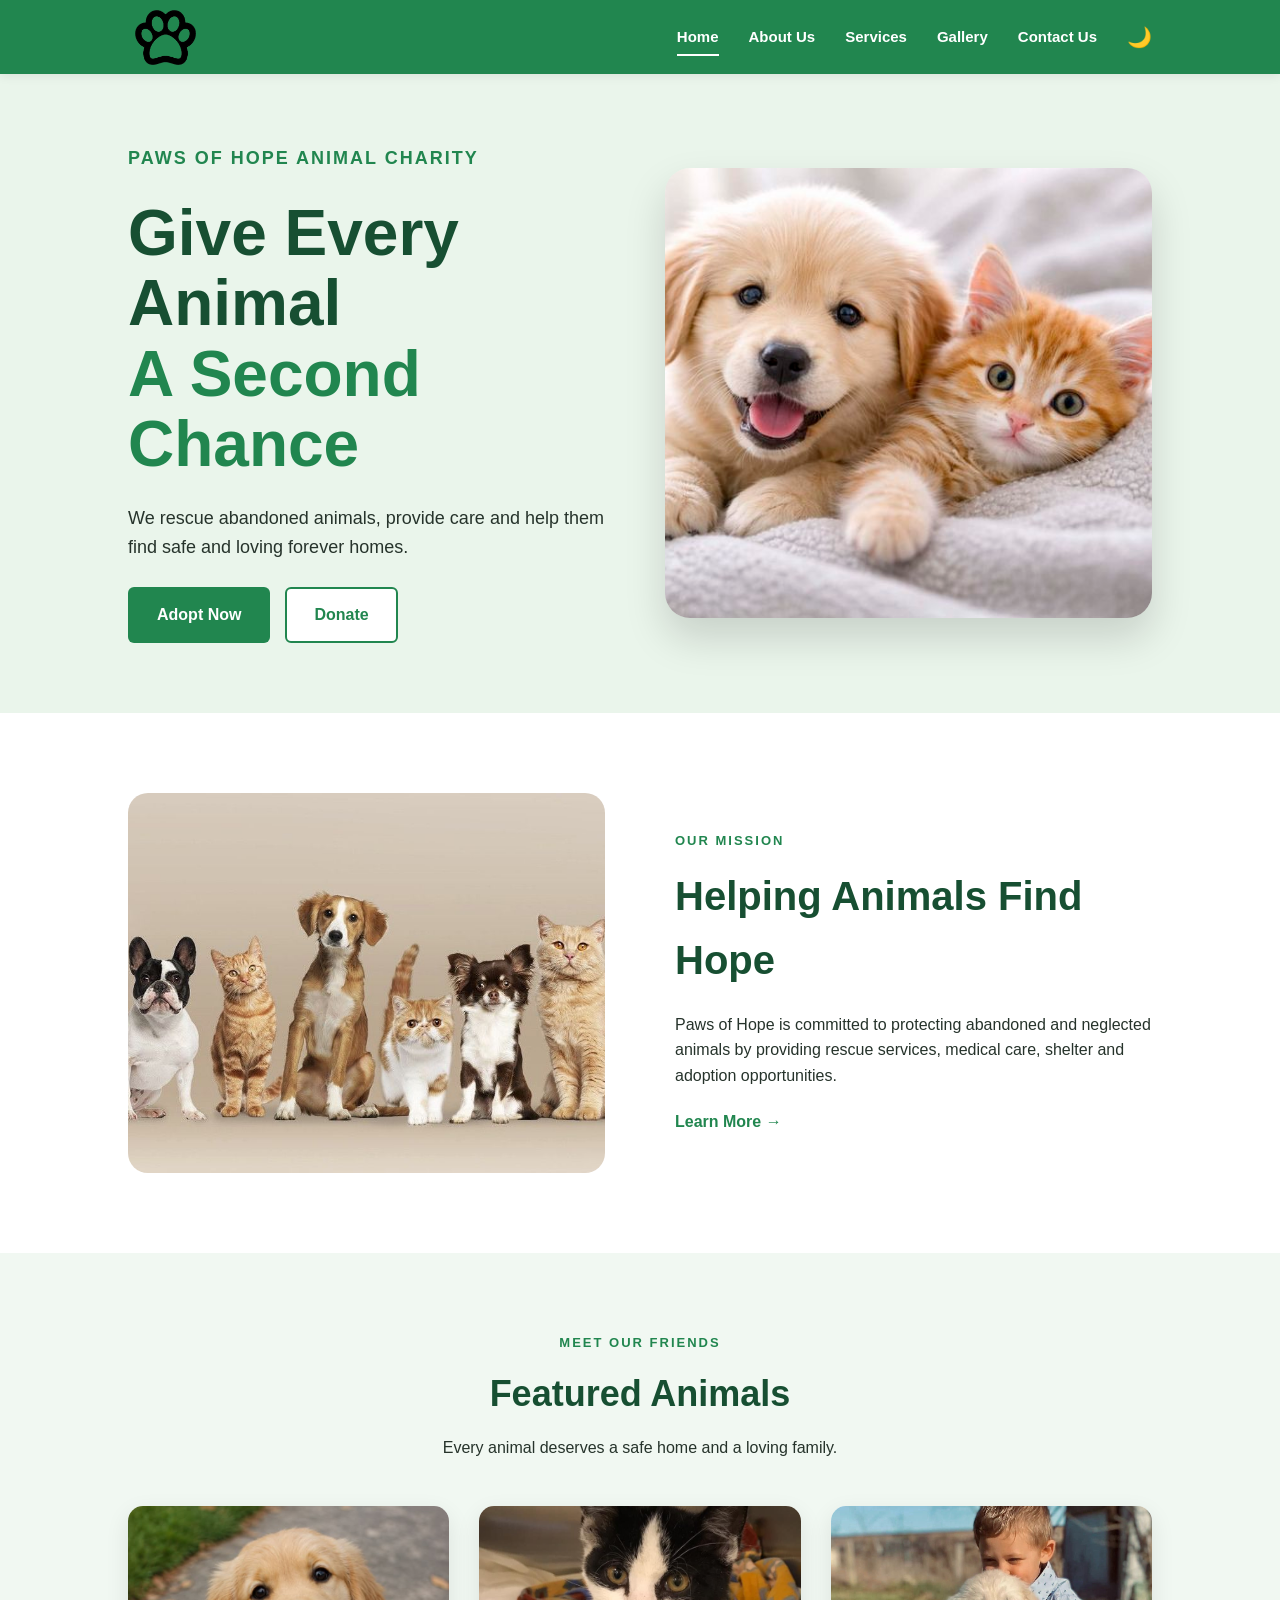
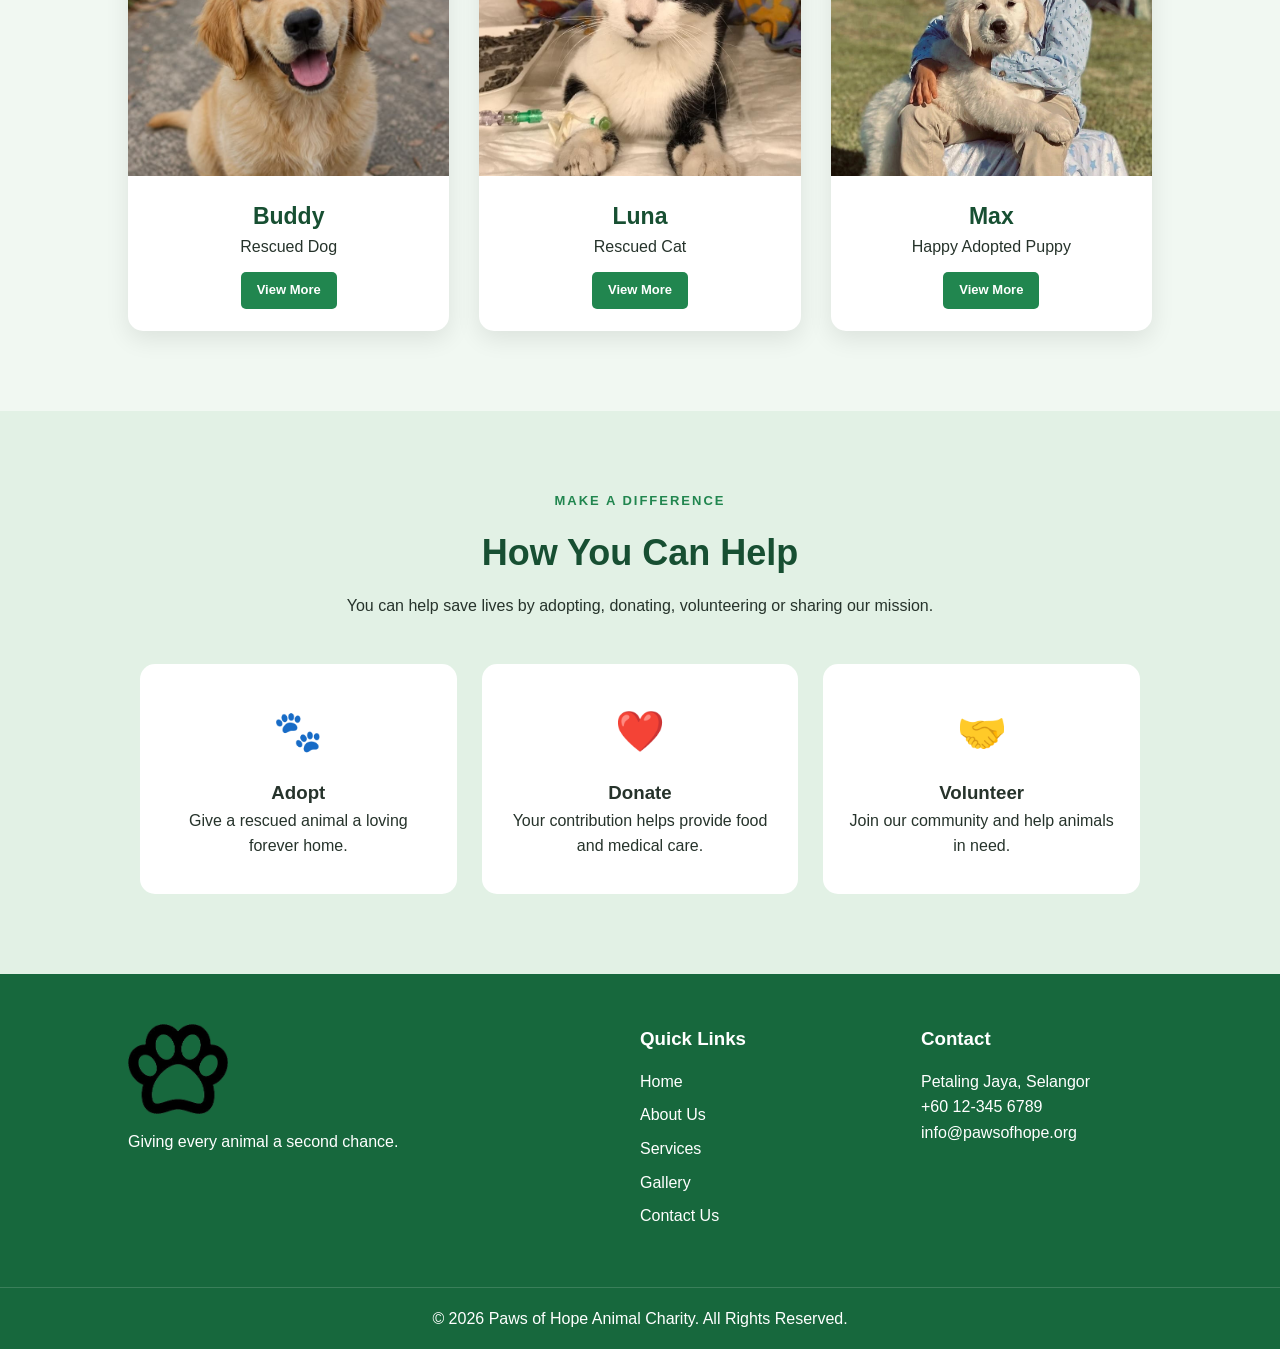
<file: index.html>
<!DOCTYPE html>
<html lang="en">
  <head>
    <meta charset="UTF-8">
    <meta name="viewport" content="width=device-width, initial-scale=1.0">
	<title>Paws of Hope | Animal Charity</title>
	<meta name="description"
      content="Paws of Hope is an animal charity dedicated to rescuing, caring for and rehoming animals.">
	<meta name="keywords"
      content="animal charity, animal rescue, pet adoption, donation, volunteer">
	<link rel="stylesheet" href="style.css">
    <script src="script.js" defer></script>
  </head>
  <body>
    <header class="header">
	  <a href="index.html" class="logo">
        <img src="images/logo.png" alt="Paws of Hope logo">
      </a>
	<button class="menu-toggle" id="menuToggle"
	              aria-label="Open navigation menu">
        ☰
    </button>
	  <nav id="mainNav">
        <a href="index.html" class="active">Home</a>
        <a href="about.html">About Us</a>
        <a href="services.html">Services</a>
        <a href="gallery.html">Gallery</a>
        <a href="contact.html">Contact Us</a>
    <button id="themeToggle" class="theme-button" aria-label="Toggle dark mode">🌙</button>
    </nav>
	</header>
    <main>
      <section class="hero">
        <div class="hero-content">
        <p class="small-title">PAWS OF HOPE ANIMAL CHARITY</p>
          <h1>
            Give Every Animal
            <span>A Second Chance</span>
          </h1>
        <p>
            We rescue abandoned animals, provide care and help them
            find safe and loving forever homes.
        </p>
        <div class="hero-buttons">
        <a href="services.html" class="btn primary">
                Adopt Now
        </a>
        <a href="pages/contact.html" class="btn secondary">
                Donate
        </a>
        </div>
        </div>
        <div class="hero-image">
        <img src="images/hero.jpg"
             alt="Rescued dog and cat sitting together">
        </div>
      </section>
      <section class="mission section">
        <div class="mission-image">
        <img src="images/mission.jpg"
             alt="Rescued animal receiving care">
        </div>
        <div class="mission-text">
        <p class="section-label">OUR MISSION</p>
        <h2>Helping Animals Find Hope</h2>
        <p>
            Paws of Hope is committed to protecting abandoned and
            neglected animals by providing rescue services, medical
            care, shelter and adoption opportunities.
        </p>
        <a href="about.html" class="text-button">
            Learn More →
        </a>
        </div>
      </section>
      <section class="section">
        <div class="section-heading">
        <p class="section-label">MEET OUR FRIENDS</p>
        <h2>Featured Animals</h2>
        <p>
           Every animal deserves a safe home and a loving family.
        </p>
        </div>
        <div class="animal-grid">
        <article class="animal-card">
          <img src="images/dog1.jpg"
            alt="Buddy, a rescued dog">
        <div class="animal-info">
          <h3>Buddy</h3>
          <p>Rescued Dog</p>
          <a href="services.html" class="small-btn">
                   View More
          </a>
        </div>
        </article>
        <article class="animal-card">
        <img src="images/cat1.jpg"
             alt="Luna, a rescued cat">
        <div class="animal-info">
                <h3>Luna</h3>
        <p>Rescued Cat</p>
        <a href="services.html" class="small-btn">
                 View More
        </a>
        </div>
        </article>
        <article class="animal-card">
        <img src="images/dog2.jpg"
        alt="Max, a happy adopted puppy">
        <div class="animal-info">
          <h3>Max</h3>
          <p>Happy Adopted Puppy</p>
          <a href="services.html" class="small-btn">View More</a>
        </div>
        </article>
        </div>
      </section>
      <section class="help-section">
        <div class="section-heading">
        <p class="section-label">MAKE A DIFFERENCE</p>
        <h2>How You Can Help</h2>
        <p>
          You can help save lives by adopting, donating,
          volunteering or sharing our mission.
        </p>
        </div>
        <div class="help-grid">
        <div class="help-card">
        <div class="help-icon">🐾</div>
          <h3>Adopt</h3>
          <p>Give a rescued animal a loving forever home.</p>
        </div>
        <div class="help-card">
          <div class="help-icon">❤️</div>
          <h3>Donate</h3>
          <p>Your contribution helps provide food and medical care.</p>
        </div>
        <div class="help-card">
          <div class="help-icon">🤝</div>
          <h3>Volunteer</h3>
          <p>Join our community and help animals in need.</p>
        </div>
        </div>
      </section>
      </main>
      <footer>
        <div class="footer-content">
        <div>
          <img src="images/logo.png"
            alt="Paws of Hope logo"
            class="footer-logo">
          <p>Giving every animal a second chance.</p>
        </div>
        <div>
          <h3>Quick Links</h3>
            <a hef="index.html">Home</a>
            <a href="about.html">About Us</a>
            <a href="services.html">Services</a>
            <a href="gallery.html">Gallery</a>
            <a href="contact.html">Contact Us</a>
        </div>
        <div>
          <h3>Contact</h3>
            <p>Petaling Jaya, Selangor</p>
            <p>+60 12-345 6789</p>
            <p>info@pawsofhope.org</p>
        </div>
        </div>
        <div class="copyright">
          © 2026 Paws of Hope Animal Charity. All Rights Reserved.
        </div>
      </footer>
    <button id="backTop" class="back-top" aria-label="Back to top">
    ↑</button>
  </body>
</html>
</file>
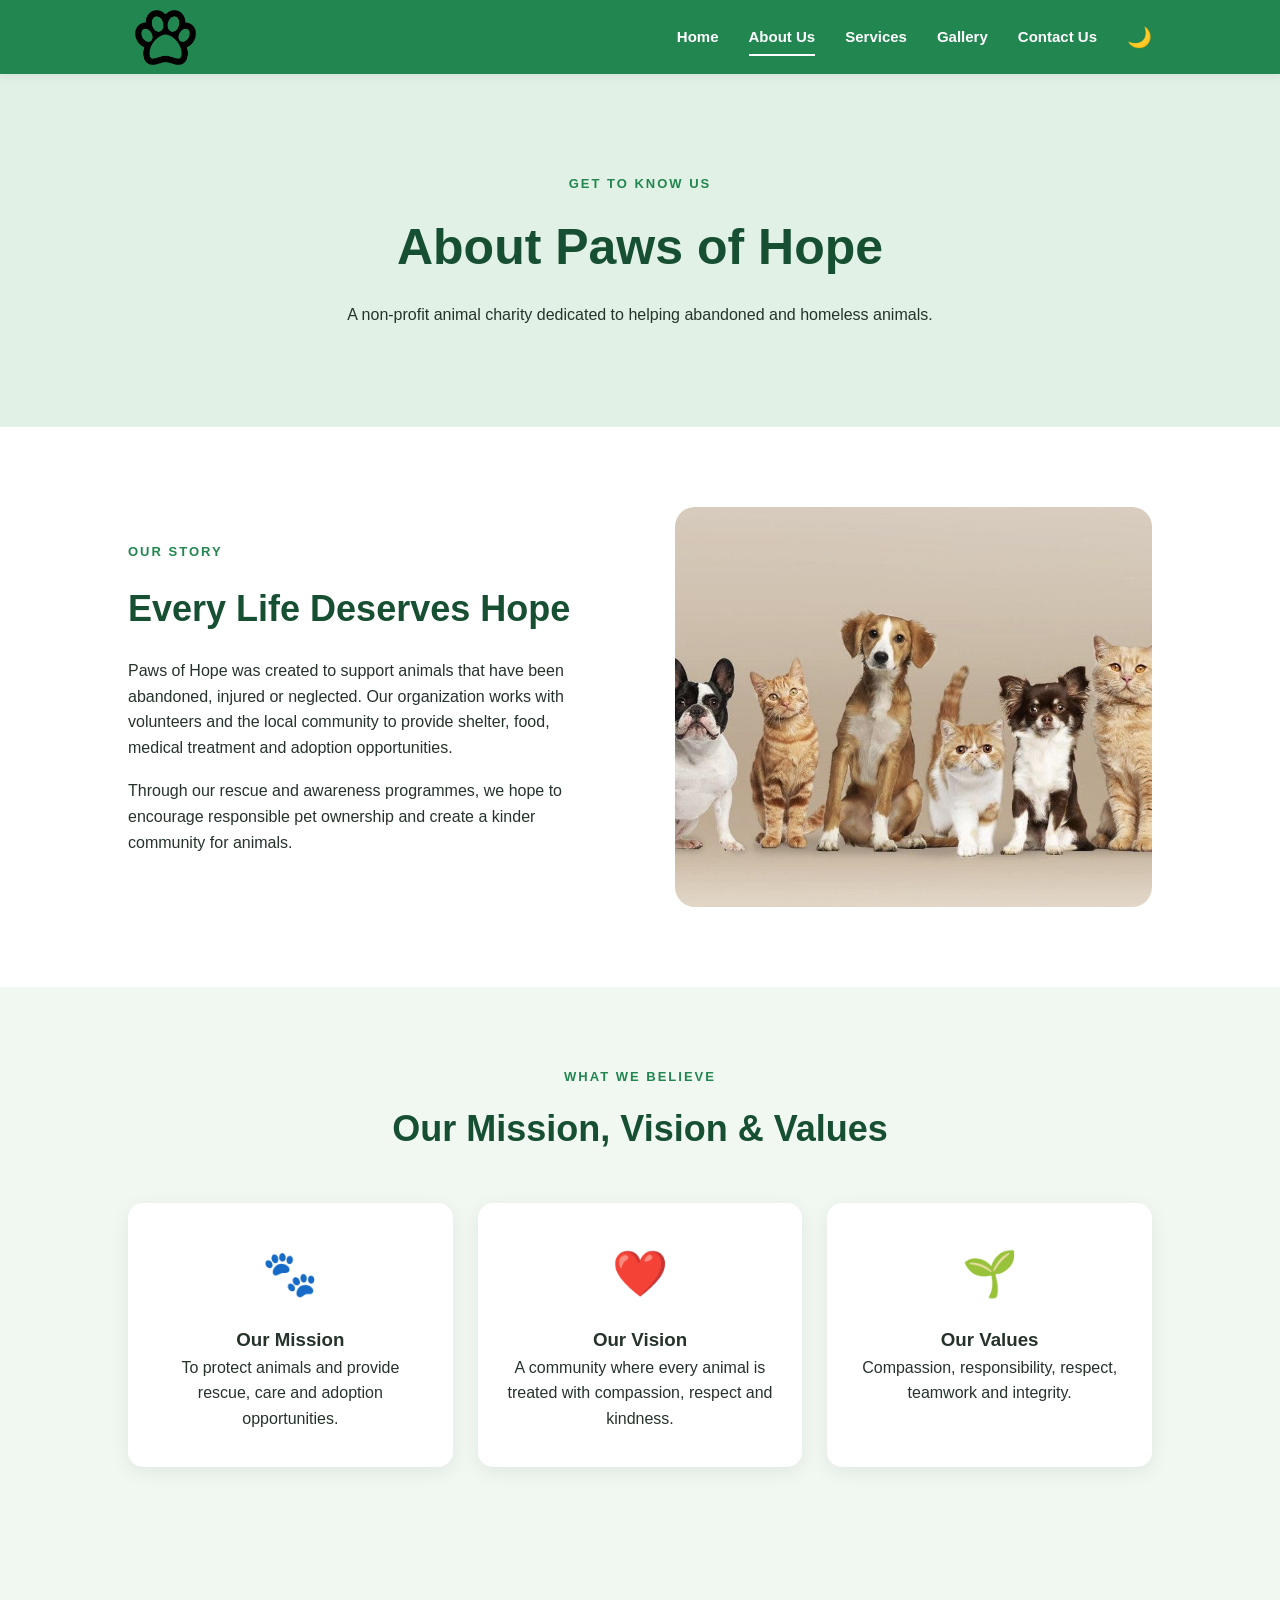
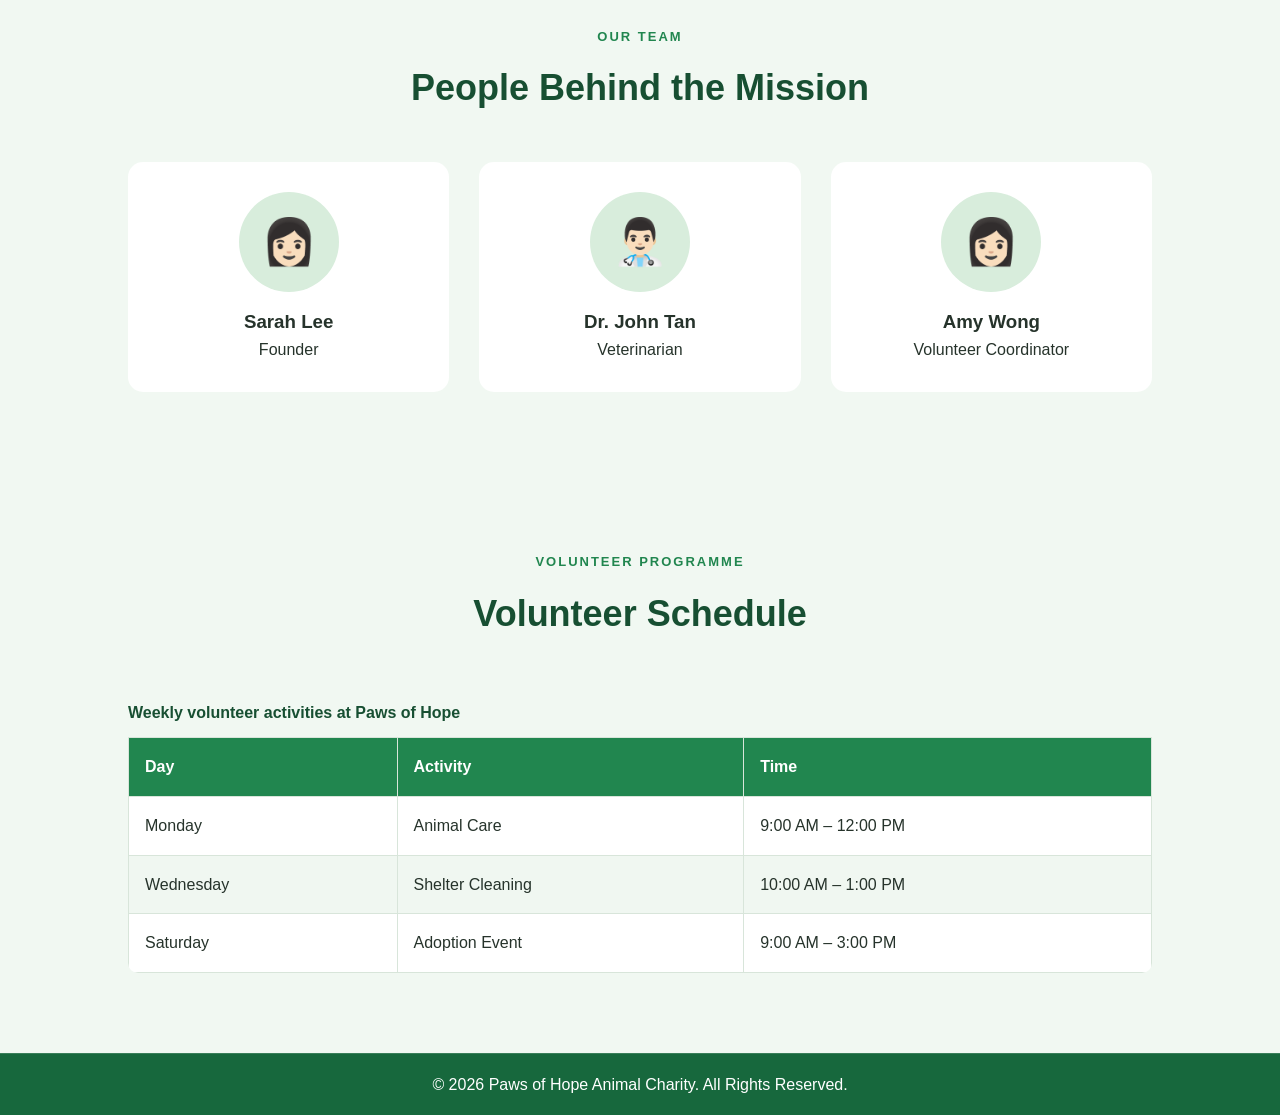
<file: about.html>
<!DOCTYPE html>
<html lang="en">
  <head>
    <meta charset="UTF-8">
    <meta name="viewport"
      content="width=device-width, initial-scale=1.0">
    <title>About Us | Paws of Hope</title>
    <meta name="description"
      content="Learn about Paws of Hope, our mission, vision and animal welfare team.">
    <meta name="keywords"
      content="Paws of Hope, animal charity, animal welfare, rescue">
    <link rel="stylesheet" href="style.css">
    <script src="script.js" defer></script>
  </head>
  <body>
    <header class="header">
    <a href="../index.html" class="logo">
        <img src="../images/logo.png"
             alt="Paws of Hope logo">
    </a>
    <button class="menu-toggle" id="menuToggle"
            aria-label="Open navigation menu">
        ☰
    </button>
    <nav id="mainNav">
        <a href="../index.html">Home</a>
        <a href="about.html" class="active">About Us</a>
        <a href="services.html">Services</a>
        <a href="gallery.html">Gallery</a>
        <a href="contact.html">Contact Us</a>
    <button id="themeToggle"
         class="theme-button"
         aria-label="Toggle dark mode">
        🌙
    </button>
    </nav>
    </header>
    <main>
      <section class="page-hero">
      <p class="section-label">GET TO KNOW US</p>
        <h1>About Paws of Hope</h1>
      <p>
        A non-profit animal charity dedicated to helping
        abandoned and homeless animals.
    </p>
     </section>
     <section class="section about-story">
       <div>
         <p class="section-label">OUR STORY</p>
         <h2>Every Life Deserves Hope</h2>
         <p>
           Paws of Hope was created to support animals that have
           been abandoned, injured or neglected. Our organization
           works with volunteers and the local community to provide
           shelter, food, medical treatment and adoption opportunities.
         </p>
         <p>
           Through our rescue and awareness programmes, we hope to
           encourage responsible pet ownership and create a kinder
           community for animals.
        </p>
       </div>
       <img src="../images/mission.jpg"
         alt="Animal being cared for by a volunteer">
     </section>
     <section class="values-section">
       <div class="section-heading">
         <p class="section-label">WHAT WE BELIEVE</p>
         <h2>Our Mission, Vision & Values</h2>
       </div>
       <div class="value-grid">
       <article class="value-card">
       <div class="value-icon">🐾</div>
         <h3>Our Mission</h3>
         <p>
           To protect animals and provide rescue, care
           and adoption opportunities.
         </p>
       </article>
       <article class="value-card">
       <div class="value-icon">❤️</div>
         <h3>Our Vision</h3>
         <p>
           A community where every animal is treated
           with compassion, respect and kindness.
         </p>
       </article>
       <article class="value-card">
       <div class="value-icon">🌱</div>
         <h3>Our Values</h3>
         <p>
           Compassion, responsibility, respect,
           teamwork and integrity.
         </p>
       </article>
       </div>
     </section>
     <section class="section">
       <div class="section-heading">
         <p class="section-label">OUR TEAM</p>
         <h2>People Behind the Mission</h2>
       </div>
       <div class="team-grid">
       <article class="team-card">
       <div class="team-avatar">👩🏻</div>
         <h3>Sarah Lee</h3>
         <p>Founder</p>
       </article>
       <article class="team-card">
       <div class="team-avatar">👨🏻‍⚕️</div>
         <h3>Dr. John Tan</h3>
         <p>Veterinarian</p>
       </article>
       <article class="team-card">
         <div class="team-avatar">👩🏻</div>
         <h3>Amy Wong</h3>
         <p>Volunteer Coordinator</p>
       </article>
       </div>
     </section>
       <!-- TABLE 1 -->
     <section class="section">
       <div class="section-heading">
         <p class="section-label">VOLUNTEER PROGRAMME</p>
         <h2>Volunteer Schedule</h2>
       </div>
       <div class="table-container">
         <table>
           <caption>Weekly volunteer activities at Paws of Hope</caption>
           <thead>
             <tr>
               <th scope="col">Day</th>
               <th scope="col">Activity</th>
               <th scope="col">Time</th>
             </tr>
           </thead>
           <tbody>
             <tr>
               <td>Monday</td>
               <td>Animal Care</td>
               <td>9:00 AM – 12:00 PM</td>
             </tr>
             <tr>
               <td>Wednesday</td>
               <td>Shelter Cleaning</td>
               <td>10:00 AM – 1:00 PM</td>
             </tr>
               <tr>
                 <td>Saturday</td>
                 <td>Adoption Event</td>
                 <td>9:00 AM – 3:00 PM</td>
               </tr>
           </tbody>
         </table>
       </div>
     </section>
     </main>
     <footer>
       <div class="copyright">
         © 2026 Paws of Hope Animal Charity. All Rights Reserved.
       </div>
     </footer>
     <button id="backTop" class="back-top" aria-label="Back to top">
       ↑
     </button>
  </body>
</html>
</file>
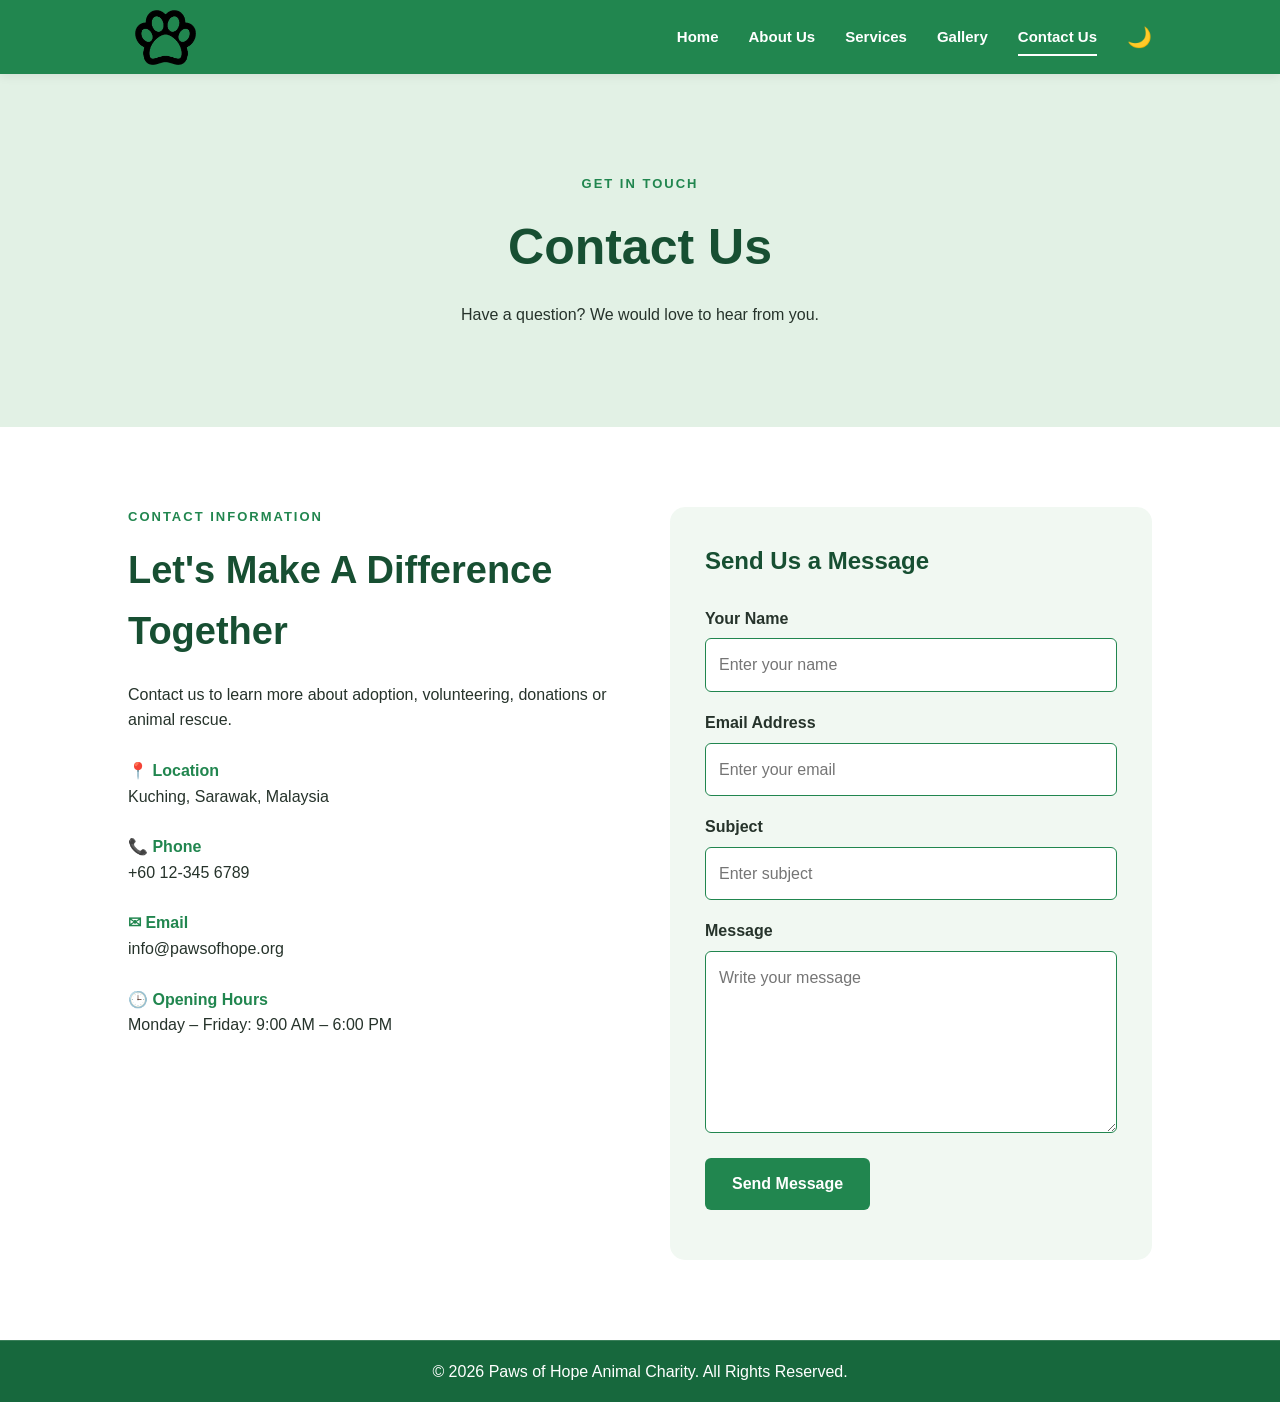
<file: contact.html>
<!DOCTYPE html>
<html lang="en">
  <head>
    <meta charset="UTF-8">
    <meta name="viewport"
       content="width=device-width, initial-scale=1.0">
    <title>Contact Us | Paws of Hope</title>
    <meta name="description"
       content="Contact Paws of Hope to ask about adoption, donation and volunteering.">
    <meta name="keywords"
       content="contact animal charity, adoption, donation, volunteer">
    <link rel="stylesheet" href="style.css">
    <script src="script.js" defer></script>
  </head>
  <body>
  <header class="header">
    <a href="../index.html" class="logo">
      <img src="../images/logo.png"
           alt="Paws of Hope logo">
    </a>
      <button class="menu-toggle" id="menuToggle"
        aria-label="Open navigation menu">
        ☰
      </button>
      <nav id="mainNav">
        <a href="../index.html">Home</a>
        <a href="about.html">About Us</a>
        <a href="services.html">Services</a>
        <a href="gallery.html">Gallery</a>
        <a href="contact.html" class="active">Contact Us</a>
      <button id="themeToggle" class="theme-button"
      aria-label="Toggle dark mode">
      🌙
      </button>
      </nav> 
    </header>
    <main>
    <section class="page-hero">
      <p class="section-label">GET IN TOUCH</p>
      <h1>Contact Us</h1>
      <p>
        Have a question? We would love to hear from you.
      </p>
    </section>
    <section class="contact-section">
    <div class="contact-info">
      <p class="section-label">CONTACT INFORMATION</p>
      <h2>Let's Make A Difference Together</h2>
      <p>
        Contact us to learn more about adoption,
        volunteering, donations or animal rescue.
      </p>
    <div class="contact-detail">
      <strong>📍 Location</strong>
      <p>Kuching, Sarawak, Malaysia</p>
    </div>
	
    <div class="contact-detail">
      <strong>📞 Phone</strong>
      <p>+60 12-345 6789</p>
    </div>
	
    <div class="contact-detail">
      <strong>✉ Email</strong>
      <p>info@pawsofhope.org</p>
    </div>

    <div class="contact-detail">
      <strong>🕒 Opening Hours</strong>
      <p>Monday – Friday: 9:00 AM – 6:00 PM</p>
    </div>
    </div>

    <div class="contact-form-box">
    <h2>Send Us a Message</h2>
    <form id="contactForm" novalidate>
    
	<div class="form-group">
      <label for="name">
        Your Name
      </label>
      <input type="text"
        id="name"
        name="name"
        placeholder="Enter your name"
        required>
        <small id="nameError"></small>
    </div>
    <div class="form-group">
      <label for="email">
        Email Address
      </label>
        <input type="email"
          id="email"
          name="email"
          placeholder="Enter your email"
          required>
          <small id="emailError"></small>
    </div>
    <div class="form-group">
      <label for="subject">
        Subject
      </label>
      <input type="text"
      id="subject"
      name="subject"
      placeholder="Enter subject"
      required>
      <small id="subjectError"></small>
    </div>
    <div class="form-group">
      <label for="message">
        Message
      </label>
      <textarea id="message"
        name="message"
        rows="6"
        placeholder="Write your message"
        required></textarea>
        <small id="messageError"></small>
    </div>
      <button type="submit"
        class="btn primary form-button">
          Send Message
       </button>
    <div id="formSuccess"
      class="success-message"
      role="alert">
    </div>
    </form>
    </div>
    </section>
    </main>
    <footer>
    <div class="copyright">
      © 2026 Paws of Hope Animal Charity. All Rights Reserved.
    </div>
    </footer>
    <button id="backTop"
      class="back-top"
      aria-label="Back to top">
      ↑
    </button>
  </body>
</html>
</file>
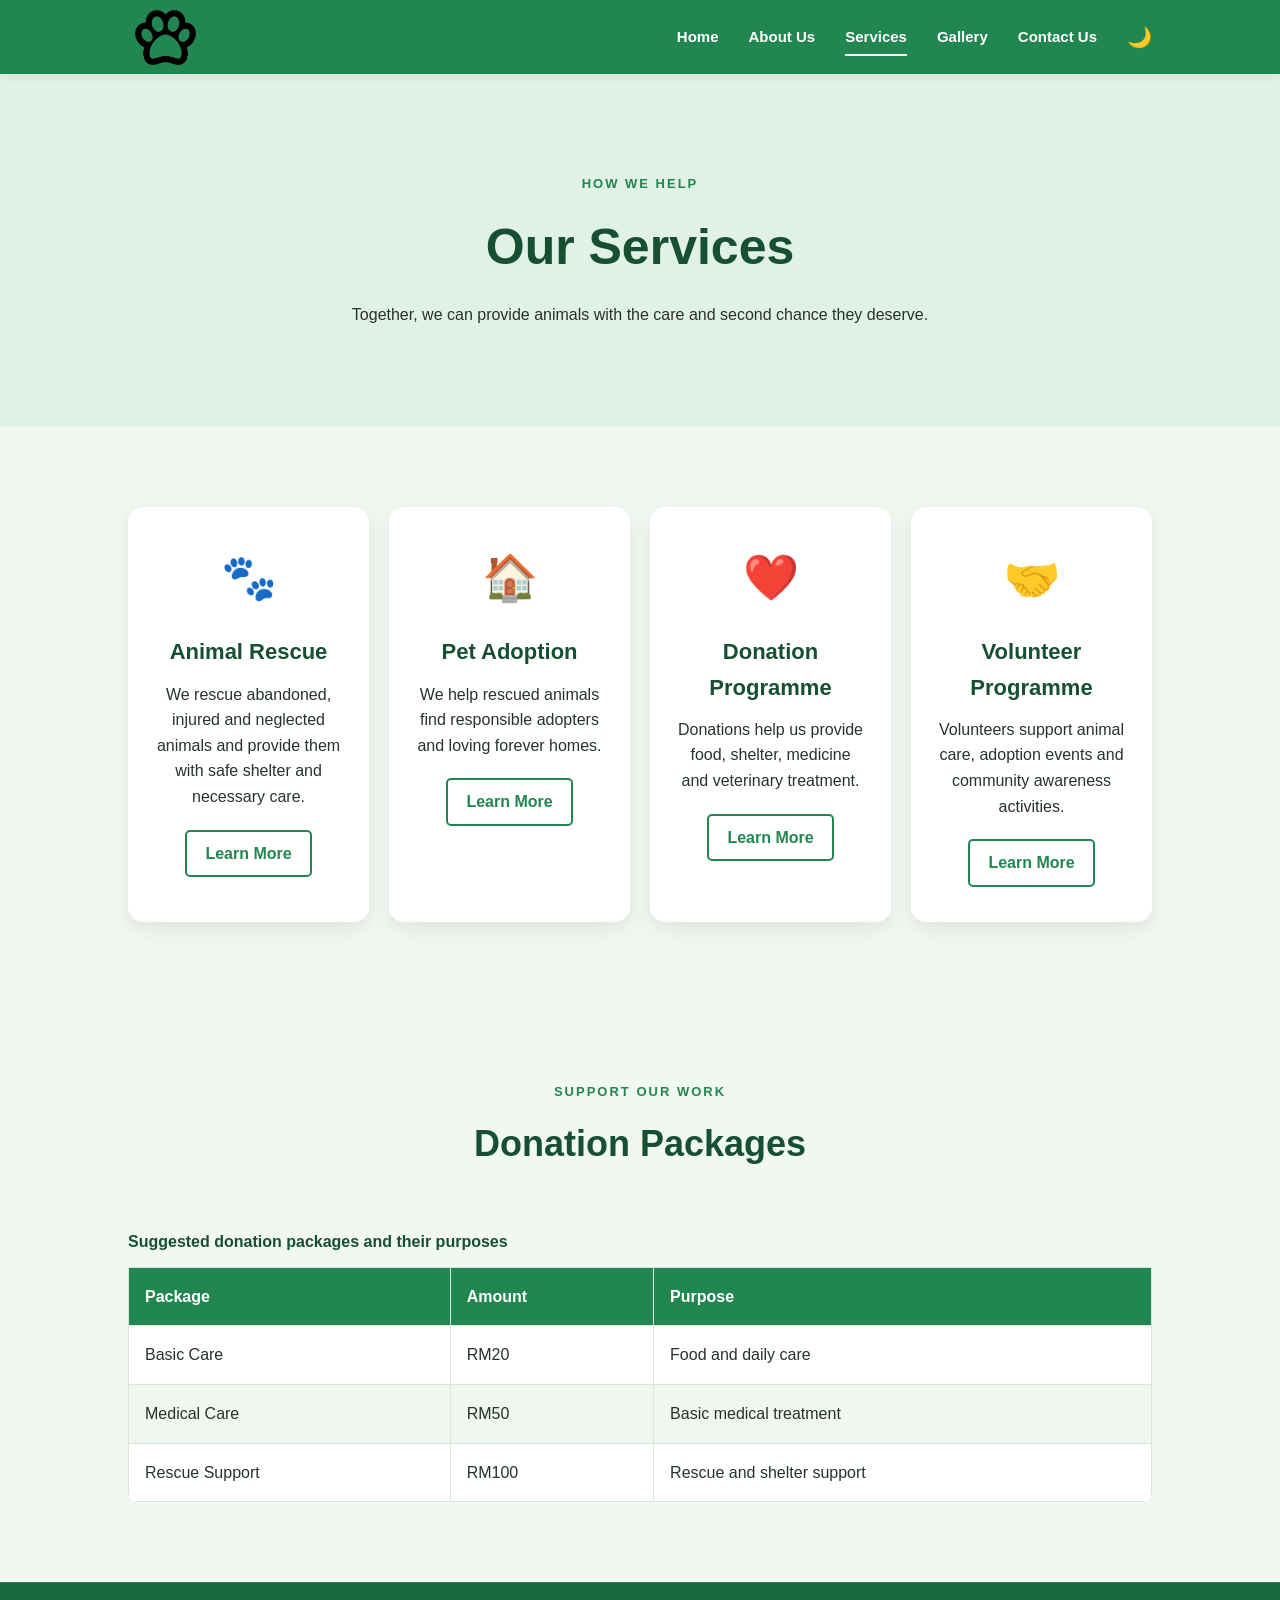
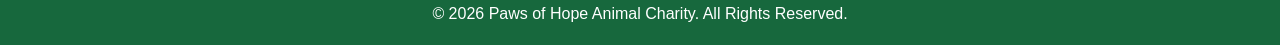
<file: services.html>
<!DOCTYPE html>
<html lang="en">
<head>

    <meta charset="UTF-8">

    <meta name="viewport"
          content="width=device-width, initial-scale=1.0">

    <title>Services | Paws of Hope</title>

    <meta name="description"
          content="Explore animal rescue, adoption, donation and volunteer services from Paws of Hope.">

    <meta name="keywords"
          content="animal rescue, adoption, donation, volunteer">

    <link rel="stylesheet" href="style.css">

    <script src="script.js" defer></script>

</head>

<body>

<header class="header">

    <a href="../index.html" class="logo">
        <img src="../images/logo.png"
             alt="Paws of Hope logo">
    </a>

    <button class="menu-toggle" id="menuToggle"
            aria-label="Open navigation menu">
        ☰
    </button>

    <nav id="mainNav">

        <a href="../index.html">Home</a>

        <a href="about.html">About Us</a>

        <a href="services.html" class="active">
            Services
        </a>

        <a href="gallery.html">Gallery</a>

        <a href="contact.html">Contact Us</a>

        <button id="themeToggle"
                class="theme-button"
                aria-label="Toggle dark mode">
            🌙
        </button>

    </nav>

</header>


<main>

<section class="page-hero">

    <p class="section-label">HOW WE HELP</p>

    <h1>Our Services</h1>

    <p>
        Together, we can provide animals with the care
        and second chance they deserve.
    </p>

</section>


<section class="section">

    <div class="service-grid">

        <article class="service-card">

            <div class="service-icon">🐾</div>

            <h2>Animal Rescue</h2>

            <p>
                We rescue abandoned, injured and neglected
                animals and provide them with safe shelter
                and necessary care.
            </p>

            <button class="learn-more"
                    data-message="Our rescue team responds to animals that need immediate help.">
                Learn More
            </button>

        </article>


        <article class="service-card">

            <div class="service-icon">🏠</div>

            <h2>Pet Adoption</h2>

            <p>
                We help rescued animals find responsible
                adopters and loving forever homes.
            </p>

            <button class="learn-more"
                    data-message="Our adoption programme helps match animals with suitable families.">
                Learn More
            </button>

        </article>


        <article class="service-card">

            <div class="service-icon">❤️</div>

            <h2>Donation Programme</h2>

            <p>
                Donations help us provide food, shelter,
                medicine and veterinary treatment.
            </p>

            <button class="learn-more"
                    data-message="Every donation helps provide essential care for rescued animals.">
                Learn More
            </button>

        </article>


        <article class="service-card">

            <div class="service-icon">🤝</div>

            <h2>Volunteer Programme</h2>

            <p>
                Volunteers support animal care, adoption
                events and community awareness activities.
            </p>

            <button class="learn-more"
                    data-message="Volunteers can assist with animal care, events and community activities.">
                Learn More
            </button>

        </article>

    </div>

</section>


<!-- TABLE 2 -->

<section class="section donation-section">

    <div class="section-heading">

        <p class="section-label">SUPPORT OUR WORK</p>

        <h2>Donation Packages</h2>

    </div>


    <div class="table-container">

        <table>

            <caption>
                Suggested donation packages and their purposes
            </caption>

            <thead>

                <tr>
                    <th scope="col">Package</th>
                    <th scope="col">Amount</th>
                    <th scope="col">Purpose</th>
                </tr>

            </thead>

            <tbody>

                <tr>
                    <td>Basic Care</td>
                    <td>RM20</td>
                    <td>Food and daily care</td>
                </tr>

                <tr>
                    <td>Medical Care</td>
                    <td>RM50</td>
                    <td>Basic medical treatment</td>
                </tr>

                <tr>
                    <td>Rescue Support</td>
                    <td>RM100</td>
                    <td>Rescue and shelter support</td>
                </tr>

            </tbody>

        </table>

    </div>

</section>


<div id="serviceMessage" class="popup-message"
     role="status"></div>

</main>


<footer>

    <div class="copyright">
        © 2026 Paws of Hope Animal Charity. All Rights Reserved.
    </div>

</footer>

<button id="backTop" class="back-top" aria-label="Back to top">
    ↑
</button>

</body>
</html>
</file>
<file: style.css>
/* =========================================
   PAWS OF HOPE
   MAIN STYLESHEET
========================================= */

* {
    margin: 0;
    padding: 0;
    box-sizing: border-box;
}

html {
    scroll-behavior: smooth;
}

body {
    font-family: Arial, Helvetica, sans-serif;
    background: #f1f8f2;
    color: #26332b;
    line-height: 1.6;
    transition: background 0.3s, color 0.3s;
}

img {
    max-width: 100%;
    display: block;
}

a {
    color: inherit;
}

button,
input,
textarea {
    font: inherit;
}


/* =========================================
   HEADER
========================================= */

.header {
    height: 74px;
    background: #21864f;
    display: flex;
    align-items: center;
    justify-content: space-between;
    padding: 0 10%;
    position: sticky;
    top: 0;
    z-index: 1000;
    box-shadow: 0 2px 10px rgba(0,0,0,0.08);
}

.logo {
    display: flex;
    align-items: center;
}

.logo img {
    width: 75px;
    height: 55px;
    object-fit: contain;
}

.header nav {
    display: flex;
    align-items: center;
    gap: 30px;
}

.header nav a {
    color: white;
    text-decoration: none;
    font-weight: bold;
    font-size: 15px;
    position: relative;
}

.header nav a::after {
    content: "";
    position: absolute;
    left: 0;
    bottom: -7px;
    width: 0;
    height: 2px;
    background: #ffffff;
    transition: 0.3s;
}

.header nav a:hover::after,
.header nav a.active::after {
    width: 100%;
}

.theme-button {
    border: none;
    background: transparent;
    color: white;
    cursor: pointer;
    font-size: 20px;
}

.menu-toggle {
    display: none;
    border: none;
    background: transparent;
    color: white;
    font-size: 28px;
    cursor: pointer;
}


/* =========================================
   HERO
========================================= */

.hero {
    min-height: 600px;
    display: grid;
    grid-template-columns: 1fr 1fr;
    align-items: center;
    gap: 50px;
    padding: 70px 10%;
    background: #eaf5eb;
}

.hero-content {
    max-width: 600px;
}

.small-title,
.section-label {
    color: #21864f;
    font-size: 13px;
    font-weight: bold;
    letter-spacing: 2px;
    margin-bottom: 12px;
}

.hero h1 {
    font-size: clamp(42px, 5vw, 68px);
    line-height: 1.1;
    color: #174f32;
    margin-bottom: 25px;
}

.hero h1 span {
    color: #21864f;
    display: block;
}

.hero p {
    font-size: 18px;
    max-width: 550px;
    margin-bottom: 25px;
}

.hero-image img {
    width: 100%;
    height: 450px;
    object-fit: cover;
    border-radius: 25px;
    box-shadow: 0 20px 40px rgba(0,0,0,0.15);
}

.hero-buttons {
    display: flex;
    gap: 15px;
    flex-wrap: wrap;
}


/* =========================================
   BUTTONS
========================================= */

.btn {
    display: inline-block;
    padding: 13px 27px;
    border-radius: 6px;
    text-decoration: none;
    font-weight: bold;
    transition: 0.3s;
    border: 2px solid transparent;
}

.btn:hover {
    transform: translateY(-3px);
}

.btn.primary {
    background: #21864f;
    color: white;
}

.btn.primary:hover {
    background: #17663b;
}

.btn.secondary {
    border-color: #21864f;
    color: #21864f;
    background: white;
}

.btn.secondary:hover {
    background: #21864f;
    color: white;
}

.small-btn {
    display: inline-block;
    margin-top: 12px;
    padding: 8px 16px;
    background: #21864f;
    color: white;
    border-radius: 5px;
    text-decoration: none;
    font-size: 13px;
    font-weight: bold;
}


/* =========================================
   SECTIONS
========================================= */

.section {
    padding: 80px 10%;
}

.section-heading {
    text-align: center;
    max-width: 700px;
    margin: 0 auto 45px;
}

.section-heading h2,
.section h2 {
    color: #174f32;
    font-size: 36px;
    margin-bottom: 12px;
}


/* =========================================
   MISSION
========================================= */

.mission {
    display: grid;
    grid-template-columns: 1fr 1fr;
    align-items: center;
    gap: 70px;
    background: white;
}

.mission-image img {
    width: 100%;
    height: 380px;
    object-fit: cover;
    border-radius: 20px;
}

.mission-text h2 {
    font-size: 40px;
    color: #174f32;
    margin-bottom: 20px;
}

.text-button {
    display: inline-block;
    margin-top: 20px;
    color: #21864f;
    font-weight: bold;
    text-decoration: none;
}


/* =========================================
   ANIMAL CARDS
========================================= */

.animal-grid {
    display: grid;
    grid-template-columns: repeat(3, 1fr);
    gap: 30px;
}

.animal-card {
    background: white;
    border-radius: 15px;
    overflow: hidden;
    box-shadow: 0 8px 25px rgba(0,0,0,0.09);
    transition: 0.3s;
}

.animal-card:hover {
    transform: translateY(-10px);
    box-shadow: 0 15px 35px rgba(0,0,0,0.15);
}

.animal-card img {
    width: 100%;
    height: 270px;
    object-fit: cover;
}

.animal-info {
    padding: 22px;
    text-align: center;
}

.animal-info h3 {
    color: #174f32;
    font-size: 23px;
}


/* =========================================
   HELP SECTION
========================================= */

.help-section {
    background: #e2f1e5;
    padding: 80px 10%;
}

.help-grid {
    display: grid;
    grid-template-columns: repeat(3, 1fr);
    gap: 25px;
    max-width: 1000px;
    margin: auto;
}

.help-card {
    text-align: center;
    background: white;
    padding: 35px 25px;
    border-radius: 15px;
    transition: 0.3s;
}

.help-card:hover {
    transform: translateY(-8px);
}

.help-icon {
    font-size: 40px;
    margin-bottom: 15px;
}


/* =========================================
   PAGE HERO
========================================= */

.page-hero {
    text-align: center;
    padding: 100px 10%;
    background: #e2f1e5;
}

.page-hero h1 {
    color: #174f32;
    font-size: 50px;
    margin-bottom: 15px;
}

.page-hero p:last-child {
    max-width: 650px;
    margin: auto;
}


/* =========================================
   ABOUT
========================================= */

.about-story {
    display: grid;
    grid-template-columns: 1fr 1fr;
    gap: 70px;
    align-items: center;
    background: white;
}

.about-story img {
    height: 400px;
    width: 100%;
    object-fit: cover;
    border-radius: 20px;
}

.about-story h2 {
    margin-bottom: 20px;
}

.about-story p {
    margin-bottom: 18px;
}

.values-section {
    padding: 80px 10%;
}

.value-grid {
    display: grid;
    grid-template-columns: repeat(3, 1fr);
    gap: 25px;
}

.value-card {
    text-align: center;
    background: white;
    padding: 35px 25px;
    border-radius: 15px;
    box-shadow: 0 5px 20px rgba(0,0,0,0.07);
}

.value-icon {
    font-size: 45px;
    margin-bottom: 15px;
}


/* =========================================
   TEAM
========================================= */

.team-grid {
    display: grid;
    grid-template-columns: repeat(3, 1fr);
    gap: 30px;
}

.team-card {
    text-align: center;
    padding: 30px;
    background: white;
    border-radius: 15px;
}

.team-avatar {
    width: 100px;
    height: 100px;
    background: #d8eddc;
    border-radius: 50%;
    display: grid;
    place-items: center;
    margin: 0 auto 15px;
    font-size: 45px;
}


/* =========================================
   SERVICES
========================================= */

.service-grid {
    display: grid;
    grid-template-columns: repeat(4, 1fr);
    gap: 20px;
}

.service-card {
    background: white;
    padding: 35px 25px;
    border-radius: 15px;
    text-align: center;
    box-shadow: 0 7px 20px rgba(0,0,0,0.08);
    transition: 0.3s;
}

.service-card:hover {
    transform: translateY(-8px);
}

.service-icon {
    font-size: 45px;
    margin-bottom: 20px;
}

.service-card h2 {
    font-size: 22px;
}

.learn-more {
    margin-top: 20px;
    padding: 9px 18px;
    border: 2px solid #21864f;
    background: white;
    color: #21864f;
    border-radius: 5px;
    cursor: pointer;
    font-weight: bold;
}

.learn-more:hover {
    background: #21864f;
    color: white;
}


/* =========================================
   TABLES
========================================= */

.table-container {
    overflow-x: auto;
}

table {
    width: 100%;
    border-collapse: collapse;
    background: white;
    border-radius: 10px;
    overflow: hidden;
}

caption {
    caption-side: top;
    text-align: left;
    padding: 12px 0;
    font-weight: bold;
    color: #174f32;
}

th,
td {
    padding: 16px;
    border: 1px solid #d8e5da;
    text-align: left;
}

th {
    background: #21864f;
    color: white;
}

tr:nth-child(even) {
    background: #f0f7f1;
}


/* =========================================
   GALLERY
========================================= */

.filter-buttons {
    display: flex;
    justify-content: center;
    gap: 12px;
    margin-bottom: 35px;
    flex-wrap: wrap;
}

.filter-btn {
    padding: 10px 20px;
    border: 2px solid #21864f;
    background: white;
    color: #21864f;
    border-radius: 20px;
    cursor: pointer;
    font-weight: bold;
}

.filter-btn.active,
.filter-btn:hover {
    background: #21864f;
    color: white;
}

.gallery-grid {
    display: grid;
    grid-template-columns: repeat(3, 1fr);
    gap: 20px;
}

.gallery-item {
    border: none;
    padding: 0;
    background: none;
    cursor: pointer;
    overflow: hidden;
    border-radius: 12px;
}

.gallery-item img {
    width: 100%;
    height: 250px;
    object-fit: cover;
    transition: 0.4s;
}

.gallery-item:hover img {
    transform: scale(1.08);
}


/* =========================================
   MODAL
========================================= */

.modal {
    display: none;
    position: fixed;
    inset: 0;
    background: rgba(0,0,0,0.85);
    z-index: 2000;
    align-items: center;
    justify-content: center;
    padding: 40px;
}

.modal.show {
    display: flex;
}

.modal img {
    max-width: 90%;
    max-height: 85vh;
    border-radius: 10px;
}

.close-modal {
    position: absolute;
    top: 25px;
    right: 35px;
    border: none;
    background: none;
    color: white;
    font-size: 45px;
    cursor: pointer;
}


/* =========================================
   CONTACT
========================================= */

.contact-section {
    display: grid;
    grid-template-columns: 1fr 1fr;
    gap: 60px;
    padding: 80px 10%;
    background: white;
}

.contact-info h2 {
    color: #174f32;
    font-size: 38px;
    margin-bottom: 20px;
}

.contact-detail {
    margin-top: 25px;
}

.contact-detail strong {
    color: #21864f;
}

.contact-form-box {
    background: #f1f8f2;
    padding: 35px;
    border-radius: 15px;
}

.contact-form-box h2 {
    color: #174f32;
    margin-bottom: 25px;
}

.form-group {
    margin-bottom: 18px;
}

.form-group label {
    display: block;
    margin-bottom: 7px;
    font-weight: bold;
}

.form-group input,
.form-group textarea {
    width: 100%;
    padding: 13px;
    border: 1px solid #21864f;
    border-radius: 6px;
    outline: none;
    background: white;
}

.form-group input:focus,
.form-group textarea:focus {
    box-shadow: 0 0 0 3px rgba(33,134,79,0.15);
}

.form-group small {
    color: #c62828;
    display: block;
    margin-top: 5px;
}

.form-button {
    border: none;
    cursor: pointer;
}

.success-message {
    color: #21864f;
    font-weight: bold;
    margin-top: 15px;
}


/* =========================================
   POPUP
========================================= */

.popup-message {
    position: fixed;
    bottom: 30px;
    right: 30px;
    background: #21864f;
    color: white;
    padding: 16px 25px;
    border-radius: 8px;
    display: none;
    z-index: 3000;
}

.popup-message.show {
    display: block;
}


/* =========================================
   FOOTER
========================================= */

footer {
    background: #17683d;
    color: white;
}

.footer-content {
    display: grid;
    grid-template-columns: 2fr 1fr 1fr;
    gap: 50px;
    padding: 50px 10%;
}

.footer-logo {
    width: 100px;
    margin-bottom: 15px;
}

.footer-content h3 {
    margin-bottom: 15px;
}

.footer-content a {
    display: block;
    text-decoration: none;
    margin-bottom: 8px;
}

.copyright {
    text-align: center;
    padding: 18px;
    border-top: 1px solid rgba(255,255,255,0.15);
}


/* =========================================
   BACK TO TOP
========================================= */

.back-top {
    position: fixed;
    bottom: 25px;
    right: 25px;
    width: 45px;
    height: 45px;
    border: none;
    border-radius: 50%;
    background: #21864f;
    color: white;
    font-size: 22px;
    cursor: pointer;
    display: none;
    z-index: 1000;
}

.back-top.show {
    display: block;
}


/* =========================================
   DARK MODE
========================================= */

body.dark {
    background: #18231c;
    color: #e9f2eb;
}

body.dark .hero,
body.dark .page-hero,
body.dark .help-section {
    background: #213329;
}

body.dark .mission,
body.dark .about-story,
body.dark .contact-section {
    background: #18231c;
}

body.dark .animal-card,
body.dark .help-card,
body.dark .value-card,
body.dark .team-card,
body.dark .service-card,
body.dark .contact-form-box,
body.dark table {
    background: #26392d;
    color: #e9f2eb;
}

body.dark h1,
body.dark h2,
body.dark h3 {
    color: #d9f2df;
}

body.dark .section-label {
    color: #80d49e;
}

body.dark input,
body.dark textarea {
    background: #18231c;
    color: white;
}


/* =========================================
   RESPONSIVE
========================================= */

@media (max-width: 1000px) {

    .header {
        padding: 0 5%;
    }

    .hero,
    .mission,
    .about-story,
    .contact-section {
        grid-template-columns: 1fr;
    }

    .service-grid {
        grid-template-columns: repeat(2, 1fr);
    }

    .hero-image img {
        height: 350px;
    }

    .animal-grid,
    .value-grid,
    .team-grid,
    .help-grid {
        grid-template-columns: repeat(2, 1fr);
    }

    .gallery-grid {
        grid-template-columns: repeat(2, 1fr);
    }

    .footer-content {
        grid-template-columns: 1fr 1fr;
    }
}


@media (max-width: 700px) {

    .header {
        height: 65px;
        padding: 0 5%;
    }

    .menu-toggle {
        display: block;
    }

    .header nav {
        display: none;
        position: absolute;
        top: 65px;
        left: 0;
        width: 100%;
        background: #21864f;
        flex-direction: column;
        padding: 25px;
        gap: 20px;
    }

    .header nav.open {
        display: flex;
    }

    .hero {
        padding: 55px 6%;
    }

    .hero h1 {
        font-size: 42px;
    }

    .section,
    .help-section,
    .contact-section,
    .values-section {
        padding: 55px 6%;
    }

    .service-grid,
    .animal-grid,
    .value-grid,
    .team-grid,
    .help-grid,
    .gallery-grid {
        grid-template-columns: 1fr;
    }

    .footer-content {
        grid-template-columns: 1fr;
        padding: 40px 6%;
    }

    .page-hero h1 {
        font-size: 40px;
    }
}
</file>
